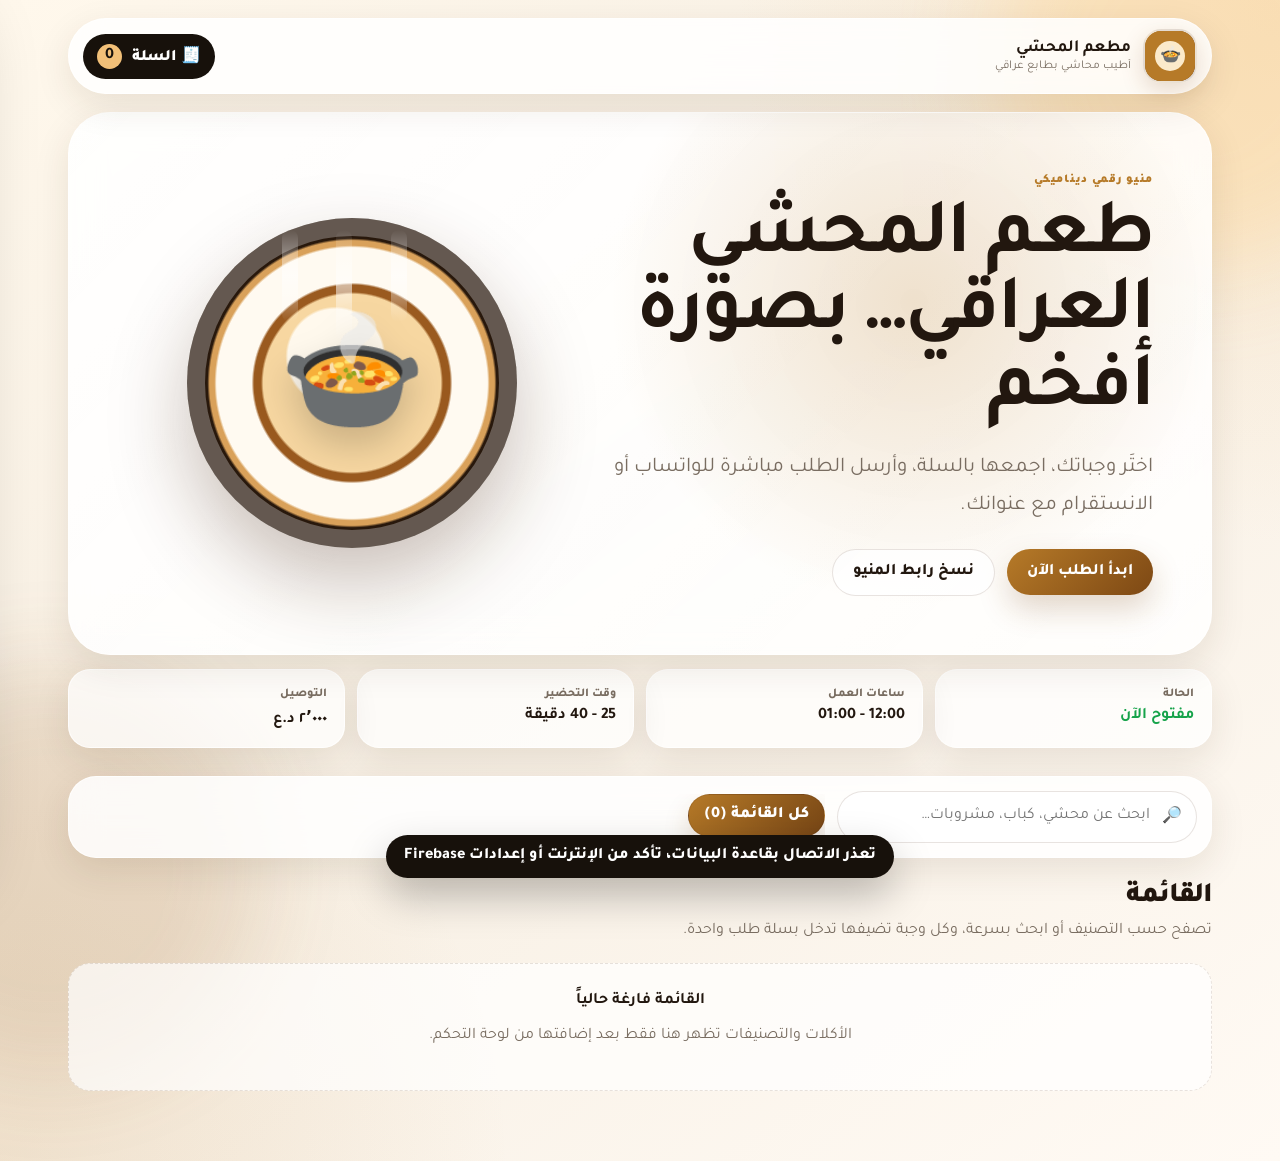
<file: index.html>
<!DOCTYPE html>
<html lang="ar" dir="rtl">
<head>
    <meta charset="UTF-8">
    <meta name="viewport" content="width=device-width, initial-scale=1.0">
    <meta name="theme-color" content="#b67a28">
    <title>منيو المحشي | تجربة طلب احترافية</title>
    <link rel="stylesheet" href="style.css">
</head>
<body class="public-page">
    <div class="page-glow page-glow-1"></div>
    <div class="page-glow page-glow-2"></div>

    <header class="hero-shell">
        <nav class="top-nav glass-panel">
            <div class="brand-mini">
                <img id="restLogo" src="" alt="شعار المطعم" class="brand-logo">
                <div>
                    <strong id="restName">مطعم المحشي</strong>
                    <span id="restSlogan">أطيب محاشي بطابع عراقي</span>
                </div>
            </div>
            <button id="cartToggle" class="cart-pill" type="button">
                <span>🧾 السلة</span>
                <b id="cartCount">0</b>
            </button>
        </nav>

        <section class="hero-card glass-panel">
            <div class="hero-copy">
                <span class="eyebrow">منيو رقمي ديناميكي</span>
                <h1 id="heroTitle">طعم المحشي العراقي… بصورة أفخم</h1>
                <p id="heroSubtitle">اختَر وجباتك، اجمعها بالسلة، وأرسل الطلب مباشرة للواتساب أو الانستقرام مع عنوانك.</p>
                <div class="hero-actions">
                    <a href="#menuSection" class="btn btn-primary">ابدأ الطلب الآن</a>
                    <button class="btn btn-ghost" id="shareMenuBtn" type="button">نسخ رابط المنيو</button>
                </div>
            </div>
            <div class="hero-plate" aria-hidden="true">
                <span class="steam steam-1"></span>
                <span class="steam steam-2"></span>
                <span class="steam steam-3"></span>
                <div class="plate-core">
                    <span>🍲</span>
                </div>
            </div>
        </section>

        <section id="quickInfo" class="quick-info"></section>
    </header>

    <section class="slider-wrapper" id="offersWrapper" style="display:none;">
        <div class="section-heading inline-heading">
            <span>🔥 عروض اليوم</span>
        </div>
        <div class="slider-mask">
            <div class="slider-track" id="offersContainer"></div>
        </div>
    </section>

    <main id="menuSection" class="menu-shell">
        <div class="menu-toolbar glass-panel">
            <div class="search-box">
                <span>🔎</span>
                <input id="searchInput" type="search" placeholder="ابحث عن محشي، كباب، مشروبات…">
            </div>
            <div id="categoryChips" class="category-chips"></div>
        </div>

        <div class="section-heading">
            <div>
                <span>القائمة</span>
                <p>تصفح حسب التصنيف أو ابحث بسرعة، وكل وجبة تضيفها تدخل بسلة طلب واحدة.</p>
            </div>
        </div>

        <div id="menu-container" class="menu-grid">
            <p class="status-msg">جاري تحميل قائمة الطعام...</p>
        </div>
        <div id="emptyState" class="empty-state" hidden>
            <b>ماكو نتائج مطابقة</b>
            <p>جرّب كلمة بحث ثانية أو اختَر تصنيف مختلف.</p>
        </div>
    </main>

    <aside id="cartDrawer" class="cart-drawer" aria-label="سلة الطلبات">
        <div class="cart-head">
            <div>
                <span class="eyebrow">طلبك الحالي</span>
                <h2>سلة الطلب</h2>
            </div>
            <button id="closeCart" class="icon-btn" type="button">×</button>
        </div>
        <div id="cartItems" class="cart-items"></div>
        <div class="cart-summary">
            <div><span>المجموع</span><b id="subtotalAmount">0 د.ع</b></div>
            <div><span>التوصيل</span><b id="deliveryAmount">0 د.ع</b></div>
            <div class="total-row"><span>الإجمالي</span><b id="totalAmount">0 د.ع</b></div>
        </div>
        <div class="checkout-form">
            <input id="customerName" type="text" placeholder="اسمك الكريم (اختياري)">
            <input id="customerPhone" type="tel" placeholder="رقم الهاتف (اختياري)">
            <textarea id="customerLocation" placeholder="📍 عنوان التوصيل بالتفصيل"></textarea>
            <textarea id="orderNotes" placeholder="ملاحظات للطلب: بدون حار، زيادة صوص…"></textarea>
        </div>
        <div class="order-actions">
            <button id="sendWhatsAppBtn" class="btn btn-wa" type="button">إرسال الطلب واتساب</button>
            <button id="sendInstagramBtn" class="btn btn-ig" type="button">نسخ الطلب وفتح انستقرام</button>
            <button id="clearCartBtn" class="btn btn-soft" type="button">تفريغ السلة</button>
        </div>
    </aside>
    <div id="cartBackdrop" class="drawer-backdrop"></div>

    <div id="foodModal" class="modal" aria-hidden="true">
        <div class="modal-content food-modal-card">
            <button class="close-modal icon-btn" id="closeFoodModal" type="button">×</button>
            <div id="modalFoodContent"></div>
        </div>
    </div>

    <div id="toast" class="toast" role="status"></div>

    <script src="app.js"></script>
</body>
</html>
</file>
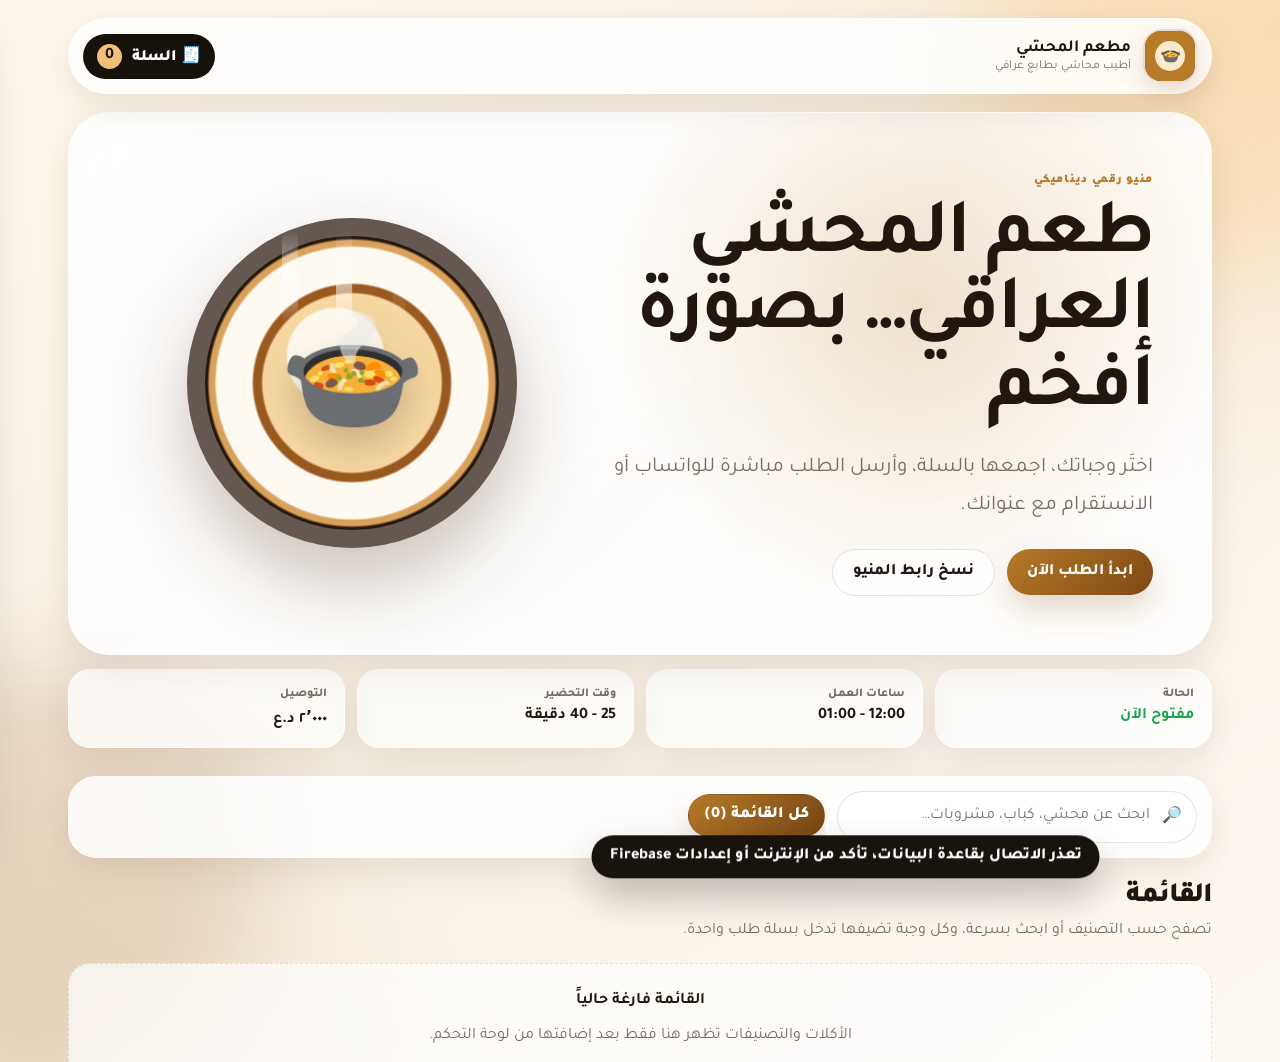
<file: admin.html>
<!DOCTYPE html>
<html lang="ar" dir="rtl">
<head>
    <meta charset="UTF-8">
    <meta name="viewport" content="width=device-width, initial-scale=1.0">
    <meta name="theme-color" content="#17110b">
    <title>لوحة تحكم المحشي الاحترافية</title>
    <link rel="stylesheet" href="style.css">
</head>
<body class="admin-page">
    <div class="admin-layout">
        <aside class="admin-sidebar">
            <div class="sidebar-brand">
                <span class="brand-mark">م</span>
                <div>
                    <strong>المحشي Pro</strong>
                    <small>لوحة إدارة ديناميكية</small>
                </div>
            </div>
            <a href="index.html" class="side-link">👁️ عرض المنيو</a>
            <a href="#settingsCard" class="side-link">🏪 معلومات المطعم</a>
            <a href="#categoryCard" class="side-link">🧭 التصنيفات</a>
            <a href="#offersCard" class="side-link">🔥 العروض</a>
            <a href="#itemsCard" class="side-link">🍽️ الوجبات</a>
            <a href="#ordersCard" class="side-link">📦 الطلبات</a>
            <a href="#controlCard" class="side-link">🧹 تنظيف البيانات</a>
        </aside>

        <main class="admin-main">
            <header class="admin-hero glass-panel">
                <div>
                    <span class="eyebrow">Dashboard</span>
                    <h1>لوحة تحكم احترافية للمنيو</h1>
                    <p>تحكم بالهوية، التصنيفات، الوجبات، العروض، الطلبات، وحتى مؤشرات تساعدك تعرف شنو ناقص بالمنيو.</p>
                </div>
                <div class="admin-actions-top">
                    <button id="copyMenuUrlBtn" class="btn btn-ghost" type="button">نسخ رابط المنيو</button>
                    <a href="index.html" class="btn btn-primary">معاينة مباشرة</a>
                </div>
            </header>

            <section class="stat-grid">
                <div class="stat-card"><span>الوجبات</span><b id="statMeals">0</b></div>
                <div class="stat-card"><span>التصنيفات</span><b id="statCategories">0</b></div>
                <div class="stat-card"><span>العروض النشطة</span><b id="statOffers">0</b></div>
                <div class="stat-card"><span>طلبات مسجلة</span><b id="statOrders">0</b></div>
            </section>

            <section id="insightsPanel" class="insights-panel"></section>

            <section id="settingsCard" class="admin-card">
                <div class="card-title-row">
                    <div>
                        <span class="eyebrow">هوية المطعم</span>
                        <h2>إعدادات المطعم والتوصيل</h2>
                    </div>
                    <span class="badge-soft">تظهر بالمنيو مباشرة</span>
                </div>
                <div class="form-grid two-cols">
                    <label>اسم المطعم<input type="text" id="setRestName" placeholder="مطعم المحشي"></label>
                    <label>الشعار / الصورة<input type="file" id="setRestLogo" accept="image/*"></label>
                    <label>الشعار النصي القصير<input type="text" id="setSlogan" placeholder="أطيب محاشي بطابع عراقي"></label>
                    <label>لون الهوية<input type="color" id="setThemeColor" value="#b67a28"></label>
                    <label>عنوان الهيرو الرئيسي<input type="text" id="setHeroTitle" placeholder="طعم المحشي العراقي… بصورة أفخم"></label>
                    <label>وصف الهيرو<input type="text" id="setHeroSubtitle" placeholder="وصف قصير يظهر أعلى المنيو"></label>
                    <label>رقم واتساب الطلبات<input type="text" id="setWhatsApp" placeholder="9647700000000"></label>
                    <label>كلمة مرور لوحة التحكم<input type="password" id="setAdminPassword" placeholder="اتركها فارغة إذا لا تريد تغييرها"></label>
                    <label>رابط انستقرام<input type="text" id="setInstagram" placeholder="https://instagram.com/..."></label>
                    <label>العنوان<input type="text" id="setAddress" placeholder="بغداد - الكرادة"></label>
                    <label>ساعات العمل<input type="text" id="setWorkingHours" placeholder="12:00 - 01:00"></label>
                    <label>أجرة التوصيل<input type="number" id="setDeliveryFee" placeholder="2000"></label>
                    <label>الحد الأدنى للطلب<input type="number" id="setMinOrder" placeholder="10000"></label>
                    <label>وقت التحضير<input type="text" id="setPrepTime" placeholder="25 - 40 دقيقة"></label>
                </div>
                <button id="saveConfigBtn" class="btn btn-primary full-btn" type="button">حفظ إعدادات المطعم</button>
            </section>

            <section class="admin-card qr-card">
                <div>
                    <span class="eyebrow">تسويق سريع</span>
                    <h2>QR جاهز للمنيو</h2>
                    <p>اطبع هذا الكود على الكيس، الطاولة، الستكر، أو كرت المطعم حتى الزبون يفتح المنيو مباشرة.</p>
                </div>
                <img id="qrCodeImg" alt="QR Code للمنيو">
            </section>

            <section id="categoryCard" class="admin-card">
                <div class="card-title-row">
                    <div>
                        <span class="eyebrow">تنظيم القائمة</span>
                        <h2>إدارة التصنيفات</h2>
                    </div>
                </div>
                <input type="hidden" id="editingCategoryId">
                <div class="form-grid three-cols">
                    <label>اسم التصنيف<input type="text" id="categoryName" placeholder="محاشي"></label>
                    <label>أيقونة<input type="text" id="categoryEmoji" placeholder="🍲" maxlength="4"></label>
                    <label>ترتيب الظهور<input type="number" id="categorySort" placeholder="1"></label>
                </div>
                <div class="inline-actions">
                    <button id="addCategoryBtn" class="btn btn-secondary" type="button">إضافة تصنيف</button>
                    <button id="resetCategoryBtn" class="btn btn-soft" type="button">إلغاء التعديل</button>
                </div>
                <div id="adminCategoriesList" class="admin-list cards-list"></div>
            </section>

            <section id="offersCard" class="admin-card">
                <div class="card-title-row">
                    <div>
                        <span class="eyebrow">Marketing</span>
                        <h2>العروض والإعلانات المتحركة</h2>
                    </div>
                </div>
                <input type="hidden" id="editingOfferId">
                <div class="form-grid two-cols">
                    <label>عنوان العرض<input type="text" id="offerTitle" placeholder="خصم 20% على العائلة"></label>
                    <label>وصف قصير<input type="text" id="offerSubtitle" placeholder="لفترة محدودة"></label>
                    <label>صورة العرض<input type="file" id="offerImage" accept="image/*"></label>
                    <label class="check-label"><input type="checkbox" id="offerActive" checked> العرض نشط</label>
                </div>
                <div class="inline-actions">
                    <button id="addOfferBtn" class="btn btn-secondary" type="button">إضافة العرض</button>
                    <button id="resetOfferBtn" class="btn btn-soft" type="button">إلغاء التعديل</button>
                </div>
                <div id="admin-offers-list" class="admin-list cards-list"></div>
            </section>

            <section id="itemsCard" class="admin-card">
                <div class="card-title-row">
                    <div>
                        <span class="eyebrow">Menu Builder</span>
                        <h2 id="itemFormTitle">إضافة وجبة جديدة</h2>
                    </div>
                    <button id="resetItemBtn" class="btn btn-soft small-btn" type="button">تفريغ النموذج</button>
                </div>
                <input type="hidden" id="editingItemId">
                <div class="form-grid two-cols">
                    <label>اسم الوجبة<input type="text" id="itemName" placeholder="دولمة عراقية"></label>
                    <label>التصنيف<select id="itemCategory"></select></label>
                    <label>السعر<input type="number" id="itemPrice" placeholder="12000"></label>
                    <label>السعر القديم / قبل الخصم<input type="number" id="itemOldPrice" placeholder="15000"></label>
                    <label class="wide-label">وصف الوجبة<textarea id="itemDescription" placeholder="ورق عنب، بصل، كوسة، نكهة دبس الرمان…"></textarea></label>
                    <label>السعرات / معلومة<input type="text" id="itemCalories" placeholder="تقريباً 620 كالوري"></label>
                    <label>وقت التحضير<input type="text" id="itemPrepTime" placeholder="20 دقيقة"></label>
                    <label>ترتيب الظهور<input type="number" id="itemSort" placeholder="1"></label>
                    <label>صورة الوجبة<input type="file" id="itemImage" accept="image/*"></label>
                    <label class="check-label"><input type="checkbox" id="itemAvailable" checked> متوفر حالياً</label>
                </div>
                <div class="checks-row">
                    <label><input type="checkbox" id="badgePopular"> الأكثر طلباً</label>
                    <label><input type="checkbox" id="badgeNew"> جديد</label>
                    <label><input type="checkbox" id="badgeSpicy"> حار</label>
                    <label><input type="checkbox" id="badgeVegetarian"> نباتي</label>
                </div>
                <button id="saveItemBtn" class="btn btn-primary full-btn" type="button">حفظ الوجبة</button>
                <div id="admin-menu-container" class="admin-menu-list"></div>
            </section>

            <section id="controlCard" class="admin-card danger-zone">
                <div class="card-title-row">
                    <div>
                        <span class="eyebrow">تحكم كامل</span>
                        <h2>تنظيف وحذف البيانات</h2>
                    </div>
                    <span class="badge-soft">استخدمها بحذر</span>
                </div>
                <p>هذه الأزرار تخليك تنظّف المنيو بالكامل إذا تريد تبدي من الصفر. كل عملية تسألك تأكيد قبل التنفيذ.</p>
                <div class="inline-actions danger-actions">
                    <button id="clearItemsBtn" class="mini-btn danger" type="button">حذف كل الوجبات</button>
                    <button id="clearCategoriesBtn" class="mini-btn danger" type="button">حذف كل التصنيفات</button>
                    <button id="clearOffersBtn" class="mini-btn danger" type="button">حذف كل العروض</button>
                    <button id="clearOrdersBtn" class="mini-btn danger" type="button">حذف سجل الطلبات</button>
                </div>
            </section>

            <section id="ordersCard" class="admin-card">
                <div class="card-title-row">
                    <div>
                        <span class="eyebrow">Orders</span>
                        <h2>آخر الطلبات المسجلة</h2>
                    </div>
                    <span class="badge-soft">تتسجل عند إرسال الطلب</span>
                </div>
                <div id="adminOrdersList" class="orders-list"></div>
            </section>
        </main>
    </div>

    <div id="toast" class="toast" role="status"></div>
    <script src="app.js"></script>
</body>
</html>
</file>
<file: style.css>
@import url('https://fonts.googleapis.com/css2?family=Tajawal:wght@400;500;700;800;900&display=swap');

:root {
    --accent: #b67a28;
    --accent-2: #f2c078;
    --ink: #22170f;
    --muted: #796d61;
    --paper: #fffaf1;
    --card: rgba(255, 255, 255, 0.86);
    --line: rgba(76, 45, 17, 0.13);
    --dark: #17110b;
    --success: #16a34a;
    --danger: #dc2626;
    --warning: #d97706;
    --radius-xl: 32px;
    --radius-lg: 22px;
    --radius-md: 16px;
    --shadow: 0 24px 70px rgba(63, 35, 12, 0.15);
    --shadow-soft: 0 12px 36px rgba(63, 35, 12, 0.10);
}

*, *::before, *::after { box-sizing: border-box; }
html { scroll-behavior: smooth; }
body {
    margin: 0;
    min-height: 100vh;
    font-family: 'Tajawal', system-ui, -apple-system, Segoe UI, sans-serif;
    background:
        radial-gradient(circle at top right, rgba(242, 192, 120, 0.23), transparent 34rem),
        radial-gradient(circle at bottom left, rgba(182, 122, 40, 0.14), transparent 32rem),
        linear-gradient(145deg, #fff8ec 0%, #f7efe3 45%, #fffaf4 100%);
    color: var(--ink);
    direction: rtl;
    overflow-x: hidden;
}

body::selection { background: var(--accent); color: #fff; }
button, input, textarea, select { font: inherit; }
button, a { -webkit-tap-highlight-color: transparent; }
a { color: inherit; text-decoration: none; }
img { max-width: 100%; display: block; }

.page-glow {
    position: fixed;
    width: 420px;
    height: 420px;
    border-radius: 50%;
    filter: blur(46px);
    pointer-events: none;
    z-index: -1;
    opacity: .58;
}
.page-glow-1 { top: -150px; right: -130px; background: rgba(255, 210, 138, .6); }
.page-glow-2 { bottom: -180px; left: -160px; background: rgba(140, 85, 26, .22); }

.glass-panel {
    background: var(--card);
    border: 1px solid rgba(255,255,255,.72);
    box-shadow: var(--shadow-soft);
    backdrop-filter: blur(16px);
}

.btn {
    border: 0;
    border-radius: 999px;
    padding: 13px 20px;
    font-weight: 800;
    cursor: pointer;
    display: inline-flex;
    align-items: center;
    justify-content: center;
    gap: 8px;
    transition: transform .2s ease, box-shadow .2s ease, opacity .2s ease;
    min-height: 46px;
}
.btn:hover { transform: translateY(-2px); }
.btn:active { transform: translateY(0) scale(.98); }
.btn-primary {
    color: #fff;
    background: linear-gradient(135deg, var(--accent), #7d4814);
    box-shadow: 0 14px 30px rgba(125, 72, 20, .22);
}
.btn-secondary { color: #fff; background: linear-gradient(135deg, #24170d, #5b3717); }
.btn-ghost { background: rgba(255,255,255,.72); color: var(--ink); border: 1px solid var(--line); }
.btn-soft { background: rgba(125, 72, 20, .09); color: var(--ink); }
.btn-wa { background: linear-gradient(135deg, #25D366, #128C4A); color: #fff; }
.btn-ig { background: linear-gradient(135deg, #E1306C, #833AB4); color: #fff; }
.full-btn { width: 100%; margin-top: 16px; }
.small-btn { min-height: 38px; padding: 9px 14px; font-size: 13px; }
.icon-btn {
    border: 0;
    width: 42px;
    height: 42px;
    border-radius: 50%;
    display: inline-flex;
    align-items: center;
    justify-content: center;
    font-size: 24px;
    background: rgba(0,0,0,.06);
    color: var(--ink);
    cursor: pointer;
}
.eyebrow {
    color: var(--accent);
    font-weight: 900;
    letter-spacing: .7px;
    font-size: 12px;
    text-transform: uppercase;
}
.badge-soft {
    display: inline-flex;
    align-items: center;
    gap: 6px;
    padding: 8px 12px;
    border-radius: 999px;
    background: rgba(182, 122, 40, .1);
    color: #7d4814;
    font-weight: 800;
    font-size: 12px;
}
.status-msg, .empty-state {
    grid-column: 1 / -1;
    text-align: center;
    padding: 28px;
    color: var(--muted);
    background: rgba(255,255,255,.7);
    border: 1px dashed var(--line);
    border-radius: var(--radius-lg);
}
.empty-state b { display:block; color: var(--ink); margin-bottom: 6px; }
.toast {
    position: fixed;
    left: 50%;
    bottom: 22px;
    transform: translateX(-50%) translateY(30px);
    background: #17110b;
    color: #fff;
    border-radius: 999px;
    padding: 12px 18px;
    font-weight: 800;
    box-shadow: 0 18px 40px rgba(0,0,0,.25);
    opacity: 0;
    pointer-events: none;
    z-index: 2000;
    transition: .25s ease;
    max-width: calc(100vw - 24px);
    text-align: center;
}
.toast.show { opacity: 1; transform: translateX(-50%) translateY(0); }

/* Public menu */
.hero-shell {
    max-width: 1180px;
    margin: 0 auto;
    padding: 18px 18px 0;
}
.top-nav {
    min-height: 76px;
    border-radius: 999px;
    padding: 10px 14px;
    display: flex;
    align-items: center;
    justify-content: space-between;
    gap: 14px;
    position: sticky;
    top: 12px;
    z-index: 50;
}
.brand-mini {
    display: flex;
    align-items: center;
    gap: 12px;
    min-width: 0;
}
.brand-logo {
    width: 54px;
    height: 54px;
    border-radius: 18px;
    object-fit: cover;
    border: 2px solid rgba(255,255,255,.8);
    background: linear-gradient(135deg, var(--accent), #5e3512);
    box-shadow: 0 8px 22px rgba(125,72,20,.18);
}
.brand-logo:not([src]), .brand-logo[src=""] { padding: 11px; }
.brand-mini strong { display: block; font-size: 17px; line-height: 1.2; white-space: nowrap; overflow: hidden; text-overflow: ellipsis; max-width: 210px; }
.brand-mini span { display: block; color: var(--muted); font-size: 12px; white-space: nowrap; overflow: hidden; text-overflow: ellipsis; max-width: 240px; }
.cart-pill {
    border: 0;
    cursor: pointer;
    border-radius: 999px;
    padding: 10px 14px;
    background: var(--dark);
    color: #fff;
    display: inline-flex;
    align-items: center;
    gap: 10px;
    font-weight: 900;
}
.cart-pill b {
    min-width: 25px;
    height: 25px;
    display: inline-flex;
    align-items: center;
    justify-content: center;
    border-radius: 50%;
    background: var(--accent-2);
    color: var(--dark);
}
.hero-card {
    margin-top: 18px;
    min-height: 420px;
    border-radius: 42px;
    padding: clamp(24px, 5vw, 58px);
    display: grid;
    grid-template-columns: minmax(0, 1.1fr) minmax(260px, .9fr);
    gap: 24px;
    align-items: center;
    overflow: hidden;
    position: relative;
}
.hero-card::before {
    content: "";
    position: absolute;
    inset: 0;
    background:
        radial-gradient(circle at 74% 35%, rgba(182,122,40,.22), transparent 19rem),
        linear-gradient(135deg, rgba(255,255,255,.36), transparent);
    pointer-events: none;
}
.hero-copy { position: relative; z-index: 1; }
.hero-copy h1 {
    font-size: clamp(38px, 7vw, 78px);
    line-height: .98;
    margin: 12px 0 18px;
    letter-spacing: -2px;
    max-width: 760px;
}
.hero-copy p {
    color: var(--muted);
    font-size: clamp(17px, 2vw, 21px);
    line-height: 1.8;
    max-width: 640px;
    margin: 0 0 24px;
}
.hero-actions { display: flex; align-items: center; gap: 12px; flex-wrap: wrap; }
.hero-plate {
    position: relative;
    z-index: 1;
    min-height: 310px;
    display: grid;
    place-items: center;
}
.plate-core {
    width: min(330px, 72vw);
    height: min(330px, 72vw);
    border-radius: 50%;
    display: grid;
    place-items: center;
    background:
        radial-gradient(circle at 45% 42%, #fff9ed 0 18%, transparent 19%),
        radial-gradient(circle at 50% 50%, #f7d7a1 0 38%, #9a5a1f 39% 42%, #fffaf1 43% 58%, #d9a15a 59% 61%, #28180c 62% 100%);
    box-shadow: 0 35px 80px rgba(64, 34, 11, .28), inset 0 0 0 18px rgba(255,255,255,.28);
}
.plate-core span { font-size: 118px; filter: drop-shadow(0 18px 18px rgba(0,0,0,.18)); }
.steam {
    position: absolute;
    width: 16px;
    height: 92px;
    top: 12px;
    border-radius: 999px;
    background: linear-gradient(transparent, rgba(255,255,255,.8), transparent);
    animation: steam 3.2s ease-in-out infinite;
    opacity: .7;
}
.steam-1 { right: 38%; animation-delay: 0s; }
.steam-2 { right: 50%; height: 112px; animation-delay: .6s; }
.steam-3 { right: 62%; animation-delay: 1.15s; }
@keyframes steam { 0%,100% { transform: translateY(16px) scaleX(.75); opacity: .1; } 45% { transform: translateY(-10px) scaleX(1.2); opacity: .8; } }
.quick-info {
    display: grid;
    grid-template-columns: repeat(4, minmax(0, 1fr));
    gap: 12px;
    margin-top: 14px;
}
.info-tile {
    background: rgba(255,255,255,.74);
    border: 1px solid rgba(255,255,255,.75);
    border-radius: 22px;
    padding: 17px;
    box-shadow: var(--shadow-soft);
}
.info-tile span { display: block; color: var(--muted); font-size: 12px; margin-bottom: 6px; font-weight: 800; }
.info-tile b { font-size: 16px; }
.info-tile.open b { color: var(--success); }
.info-tile.closed b { color: var(--danger); }
.slider-wrapper {
    margin: 22px auto 0;
    max-width: 1180px;
    padding: 0 18px;
}
.inline-heading { margin-bottom: 10px !important; }
.slider-mask {
    overflow: hidden;
    border-radius: 26px;
    background: #1d1209;
    box-shadow: var(--shadow-soft);
    border: 1px solid rgba(255,255,255,.14);
}
.slider-track {
    width: max-content;
    display: flex;
    gap: 14px;
    padding: 14px;
    animation: scrollMarquee 34s linear infinite;
}
.slider-track:hover { animation-play-state: paused; }
.offer-banner {
    min-width: 310px;
    display: grid;
    grid-template-columns: 84px 1fr;
    align-items: center;
    gap: 12px;
    padding: 10px;
    border-radius: 20px;
    background: linear-gradient(135deg, rgba(255,255,255,.13), rgba(255,255,255,.06));
    color: #fff;
    border: 1px solid rgba(255,255,255,.12);
}
.offer-banner img {
    width: 84px;
    height: 68px;
    border-radius: 16px;
    object-fit: cover;
    background: linear-gradient(135deg, var(--accent), #3f250f);
}
.offer-banner b { display:block; font-size: 15px; margin-bottom: 4px; }
.offer-banner span { color: rgba(255,255,255,.7); font-size: 12px; }
@keyframes scrollMarquee {
    from { transform: translateX(0); }
    to { transform: translateX(50%); }
}
.menu-shell {
    max-width: 1180px;
    margin: 0 auto;
    padding: 28px 18px 70px;
}
.menu-toolbar {
    position: sticky;
    top: 100px;
    z-index: 35;
    border-radius: 28px;
    padding: 14px;
    margin-bottom: 22px;
    display: grid;
    grid-template-columns: minmax(250px, 360px) 1fr;
    gap: 12px;
    align-items: center;
}
.search-box {
    display: flex;
    align-items: center;
    gap: 10px;
    padding: 0 14px;
    background: #fff;
    border: 1px solid var(--line);
    border-radius: 999px;
    min-height: 52px;
}
.search-box input {
    width: 100%;
    border: 0;
    outline: 0;
    background: transparent;
    color: var(--ink);
}
.category-chips {
    display: flex;
    gap: 8px;
    overflow-x: auto;
    padding-bottom: 3px;
    scrollbar-width: thin;
}
.category-chip {
    flex: 0 0 auto;
    border: 1px solid var(--line);
    background: rgba(255,255,255,.72);
    color: var(--ink);
    border-radius: 999px;
    padding: 11px 15px;
    cursor: pointer;
    font-weight: 900;
}
.category-chip.active {
    color: #fff;
    background: linear-gradient(135deg, var(--accent), #764515);
    box-shadow: 0 12px 26px rgba(125,72,20,.18);
}
.section-heading {
    margin: 18px 0 18px;
    display: flex;
    justify-content: space-between;
    gap: 18px;
    align-items: flex-end;
}
.section-heading span { font-size: 28px; font-weight: 900; letter-spacing: -1px; }
.section-heading p { margin: 4px 0 0; color: var(--muted); line-height: 1.7; }
.menu-grid {
    display: grid;
    grid-template-columns: repeat(3, minmax(0, 1fr));
    gap: 18px;
}
.menu-item {
    border-radius: 28px;
    background: rgba(255,255,255,.86);
    border: 1px solid rgba(255,255,255,.82);
    box-shadow: var(--shadow-soft);
    overflow: hidden;
    position: relative;
    transition: transform .22s ease, box-shadow .22s ease, opacity .22s ease;
}
.menu-item:hover { transform: translateY(-5px); box-shadow: var(--shadow); }
.menu-item.unavailable { opacity: .62; filter: grayscale(.28); }
.item-img-wrap {
    position: relative;
    aspect-ratio: 1.25 / .86;
    overflow: hidden;
    background: linear-gradient(135deg, #e8d3b4, #6d4218);
}
.item-img {
    width: 100%;
    height: 100%;
    object-fit: cover;
    transition: transform .35s ease;
}
.menu-item:hover .item-img { transform: scale(1.06); }
.category-label {
    position: absolute;
    top: 12px;
    right: 12px;
    border-radius: 999px;
    padding: 7px 10px;
    color: #fff;
    background: rgba(23,17,11,.72);
    backdrop-filter: blur(8px);
    font-size: 12px;
    font-weight: 900;
}
.unavailable-label {
    position: absolute;
    left: 12px;
    top: 12px;
    background: rgba(220,38,38,.94);
    color: #fff;
    border-radius: 999px;
    padding: 7px 10px;
    font-size: 12px;
    font-weight: 900;
}
.item-body { padding: 16px; }
.item-body h3 { margin: 0 0 7px; font-size: 20px; line-height: 1.3; }
.item-desc {
    margin: 0 0 12px;
    color: var(--muted);
    line-height: 1.7;
    min-height: 46px;
    display: -webkit-box;
    -webkit-line-clamp: 2;
    -webkit-box-orient: vertical;
    overflow: hidden;
}
.badges { display:flex; flex-wrap:wrap; gap:6px; margin-bottom: 12px; }
.food-badge {
    font-size: 11px;
    font-weight: 900;
    border-radius: 999px;
    padding: 5px 9px;
    background: rgba(182,122,40,.1);
    color: #7d4814;
}
.food-badge.red { color: #b91c1c; background: rgba(220,38,38,.1); }
.food-badge.green { color: #166534; background: rgba(34,197,94,.12); }
.item-foot {
    display: flex;
    align-items: center;
    justify-content: space-between;
    gap: 12px;
    margin-top: 12px;
}
.price-block strong { font-size: 20px; color: #7d4814; display:block; }
.price-block del { color: #9b9188; font-size: 13px; }
.card-actions { display: flex; gap: 8px; }
.card-actions button {
    border: 0;
    cursor: pointer;
    min-width: 42px;
    height: 42px;
    border-radius: 50%;
    display: inline-grid;
    place-items: center;
    font-weight: 900;
}
.add-btn { background: var(--dark); color:#fff; }
.details-btn { background: rgba(125,72,20,.1); color:var(--ink); }
.meta-row { display: flex; gap: 10px; flex-wrap: wrap; color: var(--muted); font-size: 12px; }

/* Drawer and modal */
.drawer-backdrop {
    position: fixed;
    inset: 0;
    background: rgba(0,0,0,.34);
    opacity: 0;
    pointer-events: none;
    z-index: 99;
    transition: .25s ease;
}
.drawer-backdrop.open { opacity: 1; pointer-events: auto; }
.cart-drawer {
    position: fixed;
    top: 12px;
    bottom: 12px;
    left: 12px;
    width: min(460px, calc(100vw - 24px));
    background: rgba(255,250,241,.98);
    border: 1px solid rgba(255,255,255,.84);
    box-shadow: -18px 0 70px rgba(0,0,0,.2);
    border-radius: 32px;
    z-index: 120;
    transform: translateX(calc(-100% - 24px));
    transition: .28s ease;
    display: flex;
    flex-direction: column;
    overflow: hidden;
}
.cart-drawer.open { transform: translateX(0); }
.cart-head {
    padding: 20px;
    display: flex;
    align-items: flex-start;
    justify-content: space-between;
    border-bottom: 1px solid var(--line);
}
.cart-head h2 { margin: 3px 0 0; font-size: 28px; }
.cart-items { padding: 16px; overflow-y: auto; flex: 1; }
.cart-empty { text-align: center; color: var(--muted); padding: 22px; border: 1px dashed var(--line); border-radius: 20px; }
.cart-row {
    display: grid;
    grid-template-columns: 72px 1fr auto;
    gap: 12px;
    align-items: center;
    padding: 12px;
    border-radius: 22px;
    background: #fff;
    border: 1px solid var(--line);
    margin-bottom: 10px;
}
.cart-row img { width: 72px; height: 64px; object-fit: cover; border-radius: 16px; background: #ead9bf; }
.cart-row h4 { margin: 0 0 4px; font-size: 15px; }
.cart-row p { margin: 0; color: var(--muted); font-size: 13px; }
.qty-controls { display:flex; align-items:center; gap: 6px; margin-top: 8px; }
.qty-controls button {
    width: 28px; height: 28px; border-radius: 50%; border: 0; background: rgba(125,72,20,.1); cursor:pointer; font-weight: 900;
}
.remove-line { border: 0; background: transparent; color: var(--danger); cursor:pointer; font-weight: 900; }
.cart-summary {
    padding: 16px 20px 0;
    border-top: 1px solid var(--line);
}
.cart-summary div { display:flex; align-items:center; justify-content:space-between; margin-bottom: 10px; color: var(--muted); }
.cart-summary b { color: var(--ink); }
.total-row { font-size: 18px; font-weight: 900; color: var(--ink) !important; }
.checkout-form { padding: 8px 20px 0; display:grid; gap: 8px; }
.checkout-form input, .checkout-form textarea {
    width: 100%;
    border: 1px solid var(--line);
    background: #fff;
    border-radius: 16px;
    padding: 12px 14px;
    outline: none;
    resize: vertical;
}
.checkout-form textarea { min-height: 70px; }
.order-actions { padding: 14px 20px 20px; display:grid; gap: 8px; }
.modal {
    display: none;
    position: fixed;
    inset: 0;
    z-index: 140;
    background: rgba(0,0,0,.46);
    padding: 18px;
    place-items: center;
}
.modal.open { display: grid; }
.food-modal-card {
    width: min(620px, 100%);
    max-height: min(760px, 92vh);
    overflow-y: auto;
    background: #fffaf1;
    border-radius: 34px;
    padding: 18px;
    position: relative;
    box-shadow: var(--shadow);
}
.close-modal { position:absolute; top: 16px; left: 16px; z-index: 2; background: rgba(255,255,255,.84); }
.modal-food-img { width:100%; height: 280px; object-fit:cover; border-radius: 26px; background: #e8d4ba; }
.modal-food-body { padding: 16px 4px 4px; }
.modal-food-body h2 { margin: 0 0 8px; font-size: 30px; }
.modal-food-body p { color: var(--muted); line-height: 1.8; }
.modal-food-actions { display:flex; gap: 10px; flex-wrap: wrap; margin-top: 14px; }

/* Admin */
.admin-page {
    background:
        radial-gradient(circle at top right, rgba(182,122,40,.25), transparent 28rem),
        linear-gradient(145deg, #211509 0%, #120d08 48%, #2d1a09 100%);
    color: #fff4e5;
}
.admin-layout {
    display: grid;
    grid-template-columns: 280px 1fr;
    min-height: 100vh;
}
.admin-sidebar {
    position: sticky;
    top: 0;
    height: 100vh;
    padding: 22px;
    background: rgba(0,0,0,.26);
    border-left: 1px solid rgba(255,255,255,.08);
    backdrop-filter: blur(16px);
}
.sidebar-brand { display:flex; align-items:center; gap: 12px; margin-bottom: 28px; }
.brand-mark {
    width: 52px; height: 52px; border-radius: 18px;
    display:grid; place-items:center;
    background: linear-gradient(135deg, var(--accent), #f2c078);
    color: #17110b; font-weight: 900; font-size: 25px;
}
.sidebar-brand strong { display:block; font-size:18px; }
.sidebar-brand small { color: rgba(255,244,229,.62); }
.side-link {
    display:flex; align-items:center; gap: 8px;
    padding: 13px 14px;
    border-radius: 16px;
    color: rgba(255,244,229,.82);
    margin-bottom: 6px;
    font-weight: 800;
}
.side-link:hover { background: rgba(255,255,255,.08); color:#fff; }
.admin-main {
    padding: 26px;
    max-width: 1280px;
    width: 100%;
}
.admin-hero {
    border-radius: 34px;
    padding: 26px;
    display:flex;
    align-items:center;
    justify-content:space-between;
    gap: 18px;
    color: var(--ink);
}
.admin-hero h1 { margin: 8px 0; font-size: clamp(28px, 4vw, 48px); letter-spacing: -1px; }
.admin-hero p { margin:0; color: var(--muted); line-height:1.7; max-width: 700px; }
.admin-actions-top { display:flex; gap: 10px; flex-wrap: wrap; }
.stat-grid {
    display:grid;
    grid-template-columns: repeat(4, minmax(0, 1fr));
    gap: 14px;
    margin: 18px 0;
}
.stat-card {
    border: 1px solid rgba(255,255,255,.12);
    border-radius: 26px;
    padding: 20px;
    background: rgba(255,255,255,.07);
    box-shadow: 0 14px 40px rgba(0,0,0,.12);
}
.stat-card span { color: rgba(255,244,229,.66); font-weight: 800; }
.stat-card b { display:block; margin-top: 8px; font-size: 34px; }
.insights-panel {
    display:grid;
    grid-template-columns: repeat(3, minmax(0, 1fr));
    gap: 12px;
    margin-bottom: 18px;
}
.insight-card {
    border-radius: 24px;
    padding: 18px;
    background: rgba(255,255,255,.09);
    border: 1px solid rgba(255,255,255,.12);
}
.insight-card b { display:block; margin-bottom: 6px; }
.insight-card p { margin:0; color: rgba(255,244,229,.72); line-height:1.6; font-size: 14px; }
.admin-card {
    background: rgba(255,250,241,.96);
    color: var(--ink);
    border-radius: 32px;
    border: 1px solid rgba(255,255,255,.76);
    box-shadow: 0 24px 70px rgba(0,0,0,.16);
    padding: 24px;
    margin-bottom: 18px;
}
.card-title-row {
    display:flex;
    justify-content:space-between;
    align-items:flex-start;
    gap: 12px;
    margin-bottom: 18px;
}
.admin-card h2 { margin: 3px 0 0; font-size: 25px; }
.form-grid {
    display:grid;
    gap: 14px;
}
.two-cols { grid-template-columns: repeat(2, minmax(0,1fr)); }
.three-cols { grid-template-columns: 2fr 1fr 1fr; }
.form-grid label, .check-label {
    display:flex;
    flex-direction: column;
    gap: 7px;
    color: #5e5146;
    font-weight: 900;
    font-size: 13px;
}
.check-label { justify-content:center; flex-direction: row; align-items:center; min-height: 52px; color: var(--ink); }
.wide-label { grid-column: 1 / -1; }
.admin-card input, .admin-card textarea, .admin-card select {
    width: 100%;
    border: 1px solid var(--line);
    border-radius: 17px;
    background: #fff;
    color: var(--ink);
    padding: 13px 14px;
    outline: none;
    min-height: 48px;
}
.admin-card input[type="file"] { border-style: dashed; background: rgba(182,122,40,.06); }
.admin-card input[type="color"] { padding: 4px; height: 48px; }
.admin-card textarea { min-height: 95px; resize: vertical; }
.checks-row {
    display:flex;
    flex-wrap:wrap;
    gap: 10px;
    padding: 14px 0 0;
}
.checks-row label {
    padding: 10px 12px;
    border-radius: 999px;
    background: rgba(125,72,20,.08);
    font-weight: 900;
    color: #5e5146;
}
.qr-card { display:flex; justify-content:space-between; align-items:center; gap: 18px; }
.qr-card p { color: var(--muted); line-height:1.7; max-width: 620px; }
.qr-card img { width: 150px; height: 150px; border-radius: 22px; background: #fff; padding: 10px; border: 1px solid var(--line); }
.cards-list { display:grid; gap: 10px; margin-top: 16px; }
.admin-list-item, .order-card, .admin-food-card {
    border: 1px solid var(--line);
    background: #fff;
    border-radius: 22px;
    padding: 14px;
    box-shadow: 0 8px 26px rgba(63,35,12,.07);
}
.admin-list-item {
    display:flex;
    align-items:center;
    justify-content:space-between;
    gap: 12px;
}
.list-actions { display:flex; gap: 8px; flex-wrap:wrap; }
.mini-btn {
    border:0; border-radius:999px; padding: 8px 11px; cursor:pointer; font-weight:900;
    background: rgba(125,72,20,.1); color: var(--ink);
}
.mini-btn.danger { background: rgba(220,38,38,.1); color: var(--danger); }
.mini-btn.success { background: rgba(22,163,74,.11); color: var(--success); }
.admin-menu-list { display:grid; grid-template-columns: repeat(2, minmax(0,1fr)); gap: 12px; margin-top: 18px; }
.admin-food-card { display:grid; grid-template-columns: 100px 1fr; gap: 14px; align-items:center; }
.admin-food-card img { width:100px; height:92px; object-fit:cover; border-radius: 18px; background: #ead9bf; }
.admin-food-card h3 { margin: 0 0 4px; }
.admin-food-card p { margin:0 0 8px; color: var(--muted); font-size: 13px; line-height:1.5; }
.admin-food-meta { display:flex; flex-wrap:wrap; gap: 8px; color: #7d4814; font-weight:900; font-size:12px; }
.orders-list { display:grid; gap: 12px; }
.order-card h3 { margin:0 0 8px; }
.order-card p { margin: 4px 0; color: var(--muted); line-height:1.6; }
.order-lines { background: rgba(125,72,20,.06); border-radius: 16px; padding: 10px; margin: 10px 0; color: #5d4c3e; }
.status-new { color: #0369a1; }
.status-preparing { color: var(--warning); }
.status-delivered { color: var(--success); }
.status-cancelled { color: var(--danger); }

@media (max-width: 980px) {
    .hero-card { grid-template-columns: 1fr; }
    .hero-plate { min-height: 240px; }
    .quick-info, .stat-grid, .insights-panel { grid-template-columns: repeat(2, minmax(0,1fr)); }
    .menu-toolbar { grid-template-columns: 1fr; top: 86px; }
    .menu-grid { grid-template-columns: repeat(2, minmax(0,1fr)); }
    .admin-layout { grid-template-columns: 1fr; }
    .admin-sidebar { position: relative; height: auto; display:flex; overflow-x:auto; gap: 8px; padding: 14px; }
    .sidebar-brand { min-width: 200px; margin-bottom: 0; }
    .side-link { flex: 0 0 auto; margin-bottom: 0; }
}
@media (max-width: 680px) {
    .hero-shell { padding: 10px 10px 0; }
    .top-nav { border-radius: 26px; align-items: stretch; flex-wrap: wrap; }
    .brand-mini { order: -1; width: 100%; }
    .cart-pill { flex: 1; justify-content:center; }
    .hero-card { border-radius: 30px; padding: 24px; }
    .hero-copy h1 { font-size: 42px; letter-spacing: -1px; }
    .hero-actions .btn { width: 100%; }
    .quick-info { grid-template-columns: 1fr; }
    .slider-wrapper, .menu-shell { padding-inline: 10px; }
    .menu-grid { grid-template-columns: 1fr; }
    .section-heading { display:block; }
    .cart-drawer { left: 8px; right: 8px; width: auto; top: 8px; bottom: 8px; border-radius: 26px; }
    .admin-main { padding: 12px; }
    .admin-hero, .card-title-row, .qr-card { flex-direction: column; align-items: stretch; }
    .stat-grid, .insights-panel, .two-cols, .three-cols, .admin-menu-list { grid-template-columns: 1fr; }
    .admin-food-card { grid-template-columns: 82px 1fr; }
    .admin-food-card img { width: 82px; height: 82px; }
    .qr-card img { width: 130px; height: 130px; }
}

.inline-actions {
    display: flex;
    flex-wrap: wrap;
    gap: 10px;
    margin-top: 14px;
}
.inline-actions .btn { flex: 1 1 180px; }
.danger-zone {
    border-color: rgba(220,38,38,.22);
    background: linear-gradient(180deg, #fff, #fff7f7);
}
.danger-zone p { color: var(--muted); line-height: 1.8; margin-top: 0; }
.danger-actions .mini-btn { padding: 10px 14px; }
@media (max-width: 680px) {
    .cart-pill { flex: 1; justify-content:center; }
}
</file>
